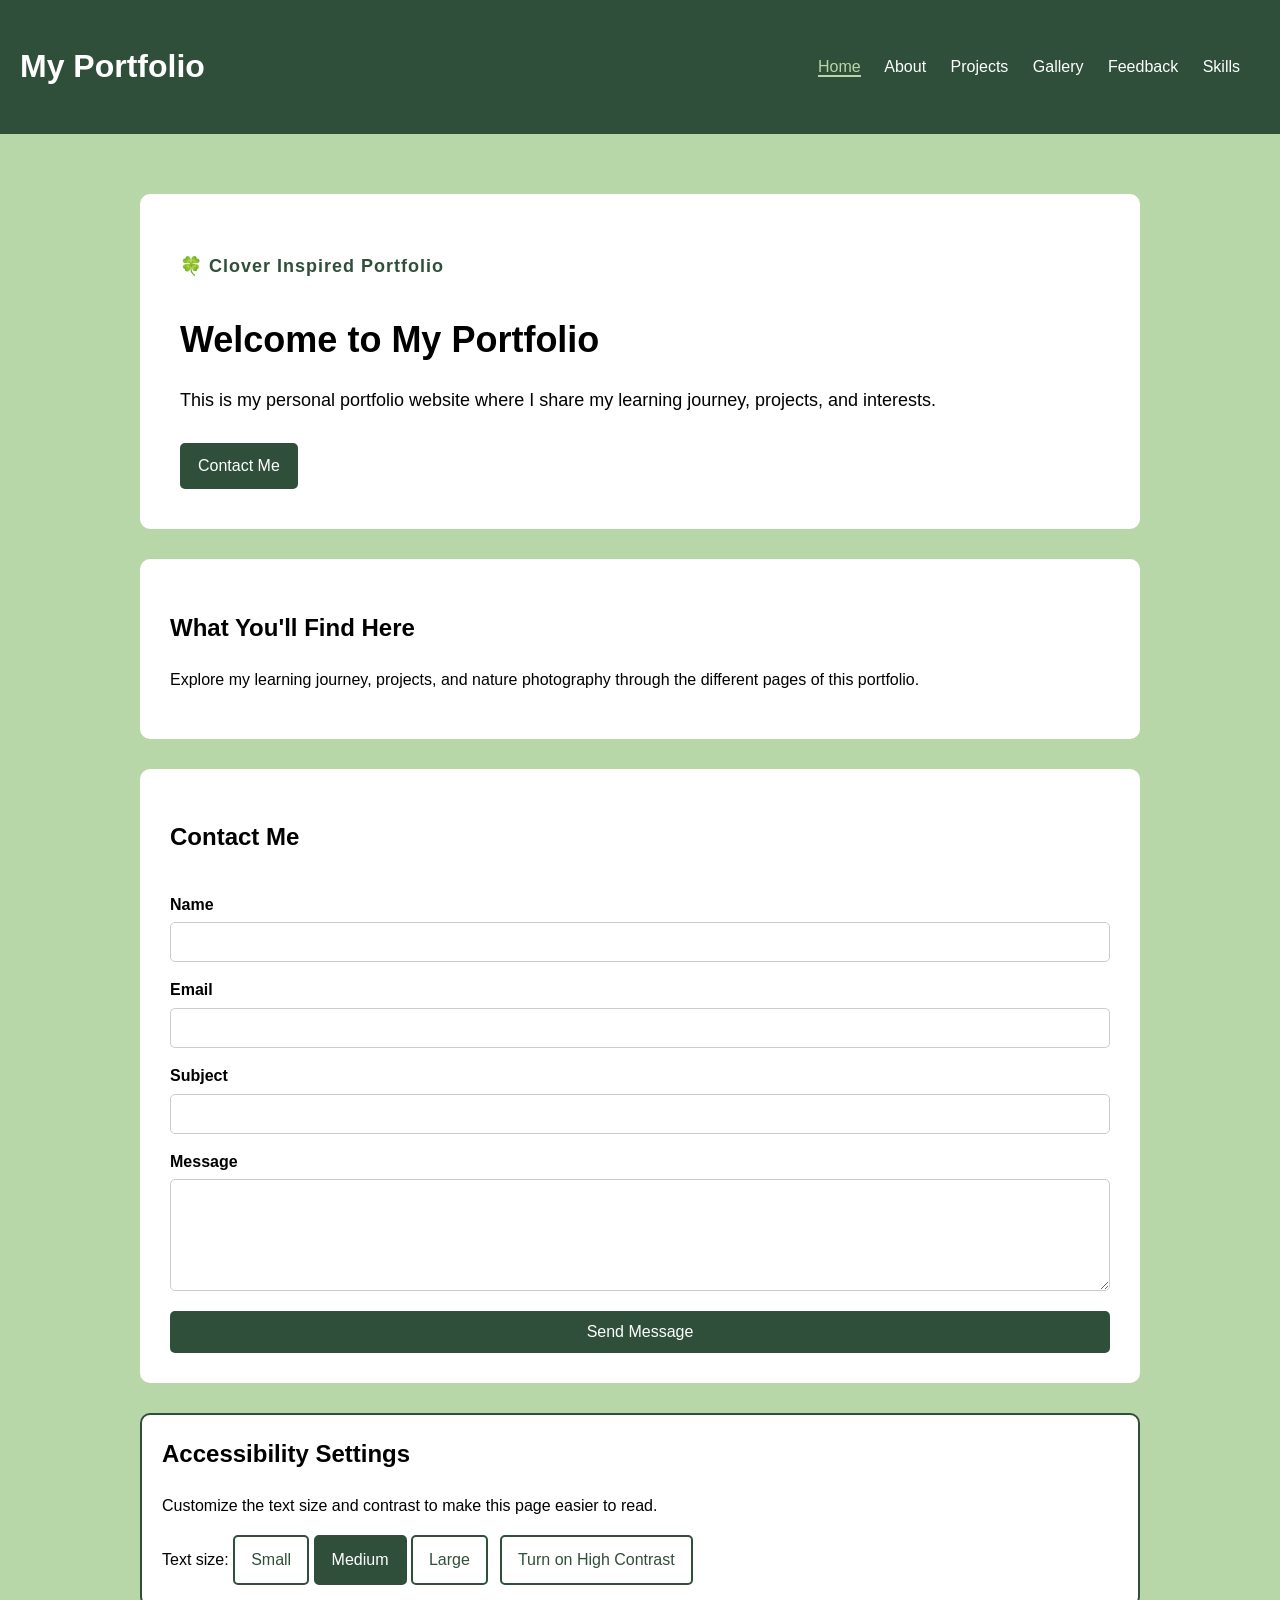
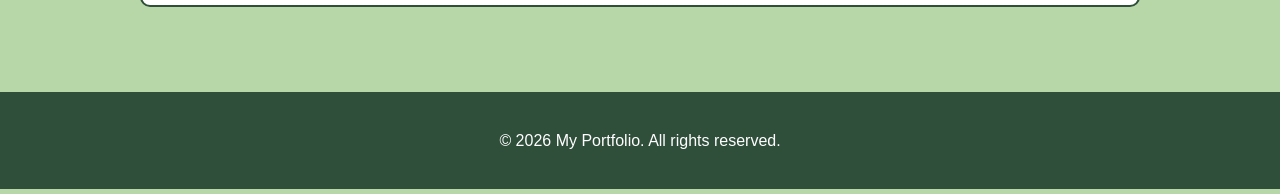
<file: index.html>
<!DOCTYPE html>
<html lang="en">

<head>
    <meta charset="UTF-8">
    <meta name="viewport" content="width=device-width, initial-scale=1.0">

    <meta name="description" content="Explore my personal portfolio, learning journey, web development projects, skills and nature photography.">

    <title>My Portfolio | Home</title>

    <link rel="stylesheet" href="style.css">
    <link rel="stylesheet" href="js/a11y.css">

    <script src="js/a11y.js" defer></script>
</head>

<body>

    <a href="#main-content" class="skip-link">Skip to main content</a>

    <header>
        <h1>My Portfolio</h1>

        <nav aria-label="Main navigation">
            <a href="index.html" class="active" aria-current="page">Home</a>
            <a href="about.html">About</a>
            <a href="projects.html">Projects</a>
            <a href="gallery.html">Gallery</a>
            <a href="feedback.html">Feedback</a>
            <a href="skills.html">Skills</a>
        </nav>
    </header>

    <main id="main-content">

        <section class="hero">
            <p class="seed-mark">🍀 Clover Inspired Portfolio</p>

            <h2>Welcome to My Portfolio</h2>

            <p>
                This is my personal portfolio website where I share
                my learning journey, projects, and interests.
            </p>

            <a href="#contact" class="contact-link">Contact Me</a>
        </section>

        <section class="home-info">
            <h2>What You'll Find Here</h2>

            <p>
                Explore my learning journey, projects, and nature photography
                through the different pages of this portfolio.
            </p>
        </section>

        <section class="contact" id="contact">
            <h2>Contact Me</h2>

            <form>
                <label for="name">Name</label>
                <input
                    type="text"
                    id="name"
                    name="name"
                    autocomplete="name"
                    required>

                <label for="email">Email</label>
                <input
                    type="email"
                    id="email"
                    name="email"
                    autocomplete="email"
                    required>

                <label for="subject">Subject</label>
                <input
                    type="text"
                    id="subject"
                    name="subject"
                    required>

                <label for="message">Message</label>
                <textarea
                    id="message"
                    name="message"
                    rows="5"
                    required></textarea>

                <button type="submit">Send Message</button>
            </form>
        </section>

        <!-- Accessibility Settings -->
        <section id="a11yPanel" aria-labelledby="a11yHeading">

            <h2 id="a11yHeading">Accessibility Settings</h2>

            <p>
                Customize the text size and contrast to make this page easier to read.
            </p>

            <div class="a11y-controls">

                <div role="group" aria-label="Text size">
                    <span>Text size:</span>

                    <button
                        type="button"
                        data-text-size="small"
                        aria-pressed="false">
                        Small
                    </button>

                    <button
                        type="button"
                        data-text-size="medium"
                        aria-pressed="true">
                        Medium
                    </button>

                    <button
                        type="button"
                        data-text-size="large"
                        aria-pressed="false">
                        Large
                    </button>
                </div>

                <button
                    type="button"
                    id="contrastToggle"
                    aria-pressed="false">
                    Turn on High Contrast
                </button>

            </div>

        </section>

    </main>

    <footer>
        <p>&copy; 2026 My Portfolio. All rights reserved.</p>
    </footer>

</body>

</html>
</file>
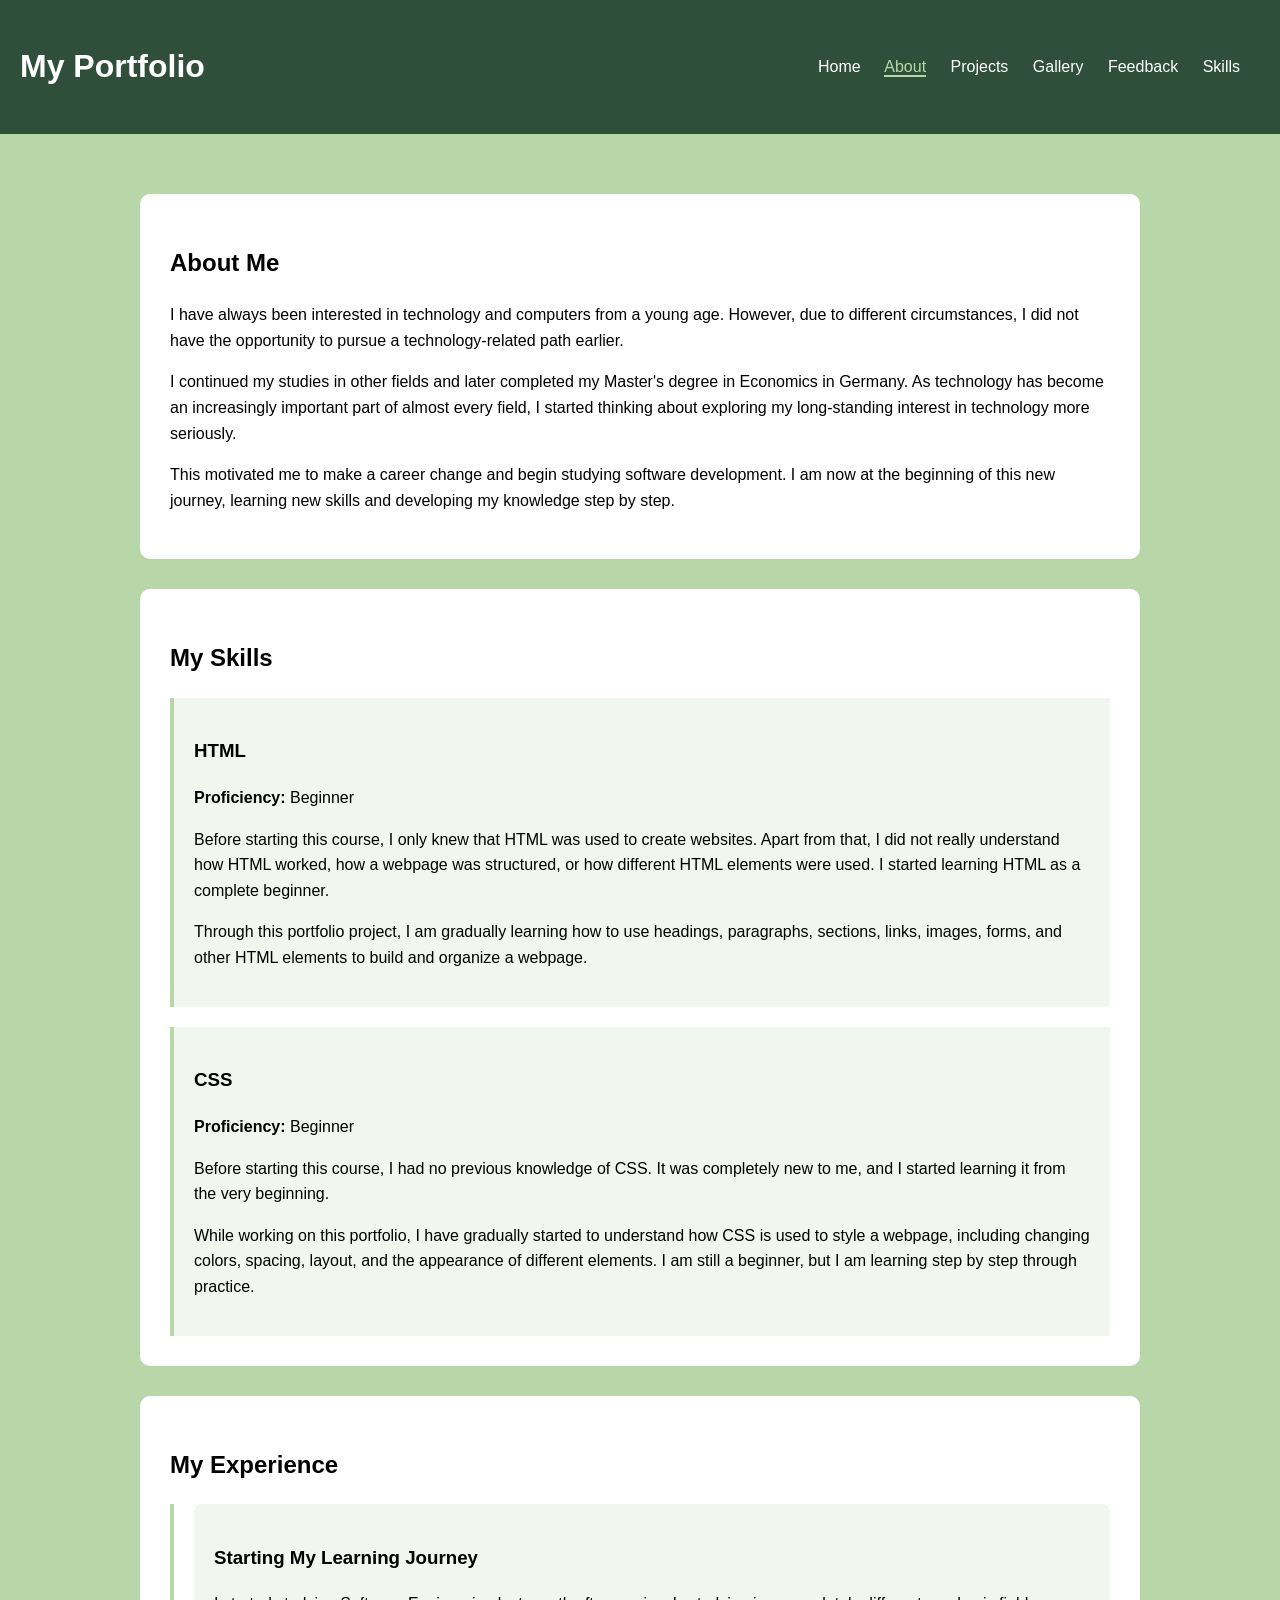
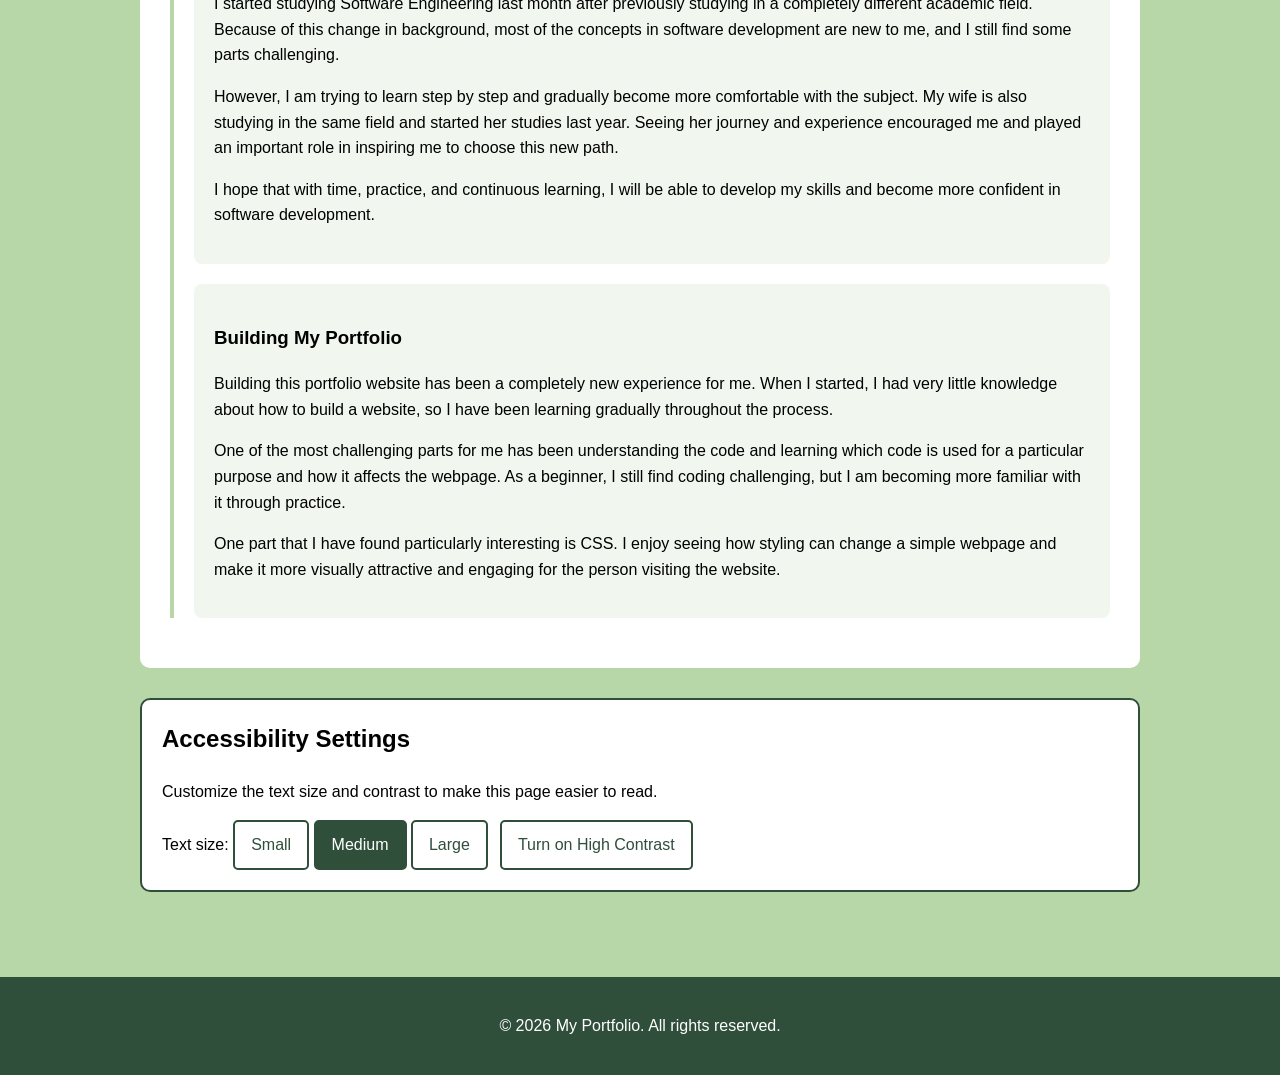
<file: about.html>
<!DOCTYPE html>
<html lang="en">

<head>
    <meta charset="UTF-8">
    <meta name="viewport" content="width=device-width, initial-scale=1.0">

    <meta name="description" content="Learn about my educational background, software development journey, skills and experience through my personal portfolio.">

    <title>My Portfolio | About</title>

    <link rel="stylesheet" href="style.css">
    <link rel="stylesheet" href="js/a11y.css">

    <script src="js/a11y.js" defer></script>
</head>

<body>

    <a href="#main-content" class="skip-link">Skip to main content</a>

    <header>
        <h1>My Portfolio</h1>

        <nav aria-label="Main navigation">
            <a href="index.html">Home</a>
            <a href="about.html" class="active" aria-current="page">About</a>
            <a href="projects.html">Projects</a>
            <a href="gallery.html">Gallery</a>
            <a href="feedback.html">Feedback</a>
            <a href="skills.html">Skills</a>
        </nav>
    </header>

    <main id="main-content">

        <section aria-labelledby="aboutHeading">
            <h2 id="aboutHeading">About Me</h2>

            <p>
                I have always been interested in technology and computers from a young age.
                However, due to different circumstances, I did not have the opportunity to
                pursue a technology-related path earlier.
            </p>

            <p>
                I continued my studies in other fields and later completed my Master's degree
                in Economics in Germany. As technology has become an increasingly important
                part of almost every field, I started thinking about exploring my long-standing
                interest in technology more seriously.
            </p>

            <p>
                This motivated me to make a career change and begin studying software
                development. I am now at the beginning of this new journey, learning new
                skills and developing my knowledge step by step.
            </p>
        </section>

        <section aria-labelledby="mySkillsHeading">
            <h2 id="mySkillsHeading">My Skills</h2>

            <div class="skill">
                <h3>HTML</h3>
                <p><strong>Proficiency:</strong> Beginner</p>

                <p>
                    Before starting this course, I only knew that HTML was used to create
                    websites. Apart from that, I did not really understand how HTML worked,
                    how a webpage was structured, or how different HTML elements were used.
                    I started learning HTML as a complete beginner.
                </p>

                <p>
                    Through this portfolio project, I am gradually learning how to use
                    headings, paragraphs, sections, links, images, forms, and other HTML
                    elements to build and organize a webpage.
                </p>
            </div>

            <div class="skill">
                <h3>CSS</h3>
                <p><strong>Proficiency:</strong> Beginner</p>

                <p>
                    Before starting this course, I had no previous knowledge of CSS.
                    It was completely new to me, and I started learning it from the very
                    beginning.
                </p>

                <p>
                    While working on this portfolio, I have gradually started to understand
                    how CSS is used to style a webpage, including changing colors, spacing,
                    layout, and the appearance of different elements. I am still a beginner,
                    but I am learning step by step through practice.
                </p>
            </div>
        </section>

        <section aria-labelledby="experienceHeading">
            <h2 id="experienceHeading">My Experience</h2>

            <div class="timeline">

                <div class="timeline-item">
                    <h3>Starting My Learning Journey</h3>

                    <p>
                        I started studying Software Engineering last month after previously
                        studying in a completely different academic field. Because of this
                        change in background, most of the concepts in software development
                        are new to me, and I still find some parts challenging.
                    </p>

                    <p>
                        However, I am trying to learn step by step and gradually become more
                        comfortable with the subject. My wife is also studying in the same
                        field and started her studies last year. Seeing her journey and
                        experience encouraged me and played an important role in inspiring
                        me to choose this new path.
                    </p>

                    <p>
                        I hope that with time, practice, and continuous learning, I will be
                        able to develop my skills and become more confident in software
                        development.
                    </p>
                </div>

                <div class="timeline-item">
                    <h3>Building My Portfolio</h3>

                    <p>
                        Building this portfolio website has been a completely new experience
                        for me. When I started, I had very little knowledge about how to build
                        a website, so I have been learning gradually throughout the process.
                    </p>

                    <p>
                        One of the most challenging parts for me has been understanding the
                        code and learning which code is used for a particular purpose and how
                        it affects the webpage. As a beginner, I still find coding challenging,
                        but I am becoming more familiar with it through practice.
                    </p>

                    <p>
                        One part that I have found particularly interesting is CSS. I enjoy
                        seeing how styling can change a simple webpage and make it more
                        visually attractive and engaging for the person visiting the website.
                    </p>
                </div>

            </div>
        </section>

        <!-- Accessibility Settings -->
        <section id="a11yPanel" aria-labelledby="a11yHeading">

            <h2 id="a11yHeading">Accessibility Settings</h2>

            <p>
                Customize the text size and contrast to make this page easier to read.
            </p>

            <div class="a11y-controls">

                <div role="group" aria-label="Text size">
                    <span>Text size:</span>

                    <button
                        type="button"
                        data-text-size="small"
                        aria-pressed="false">
                        Small
                    </button>

                    <button
                        type="button"
                        data-text-size="medium"
                        aria-pressed="true">
                        Medium
                    </button>

                    <button
                        type="button"
                        data-text-size="large"
                        aria-pressed="false">
                        Large
                    </button>
                </div>

                <button
                    type="button"
                    id="contrastToggle"
                    aria-pressed="false">
                    Turn on High Contrast
                </button>

            </div>
        </section>

    </main>

    <footer>
        <p>&copy; 2026 My Portfolio. All rights reserved.</p>
    </footer>

</body>

</html>
</file>
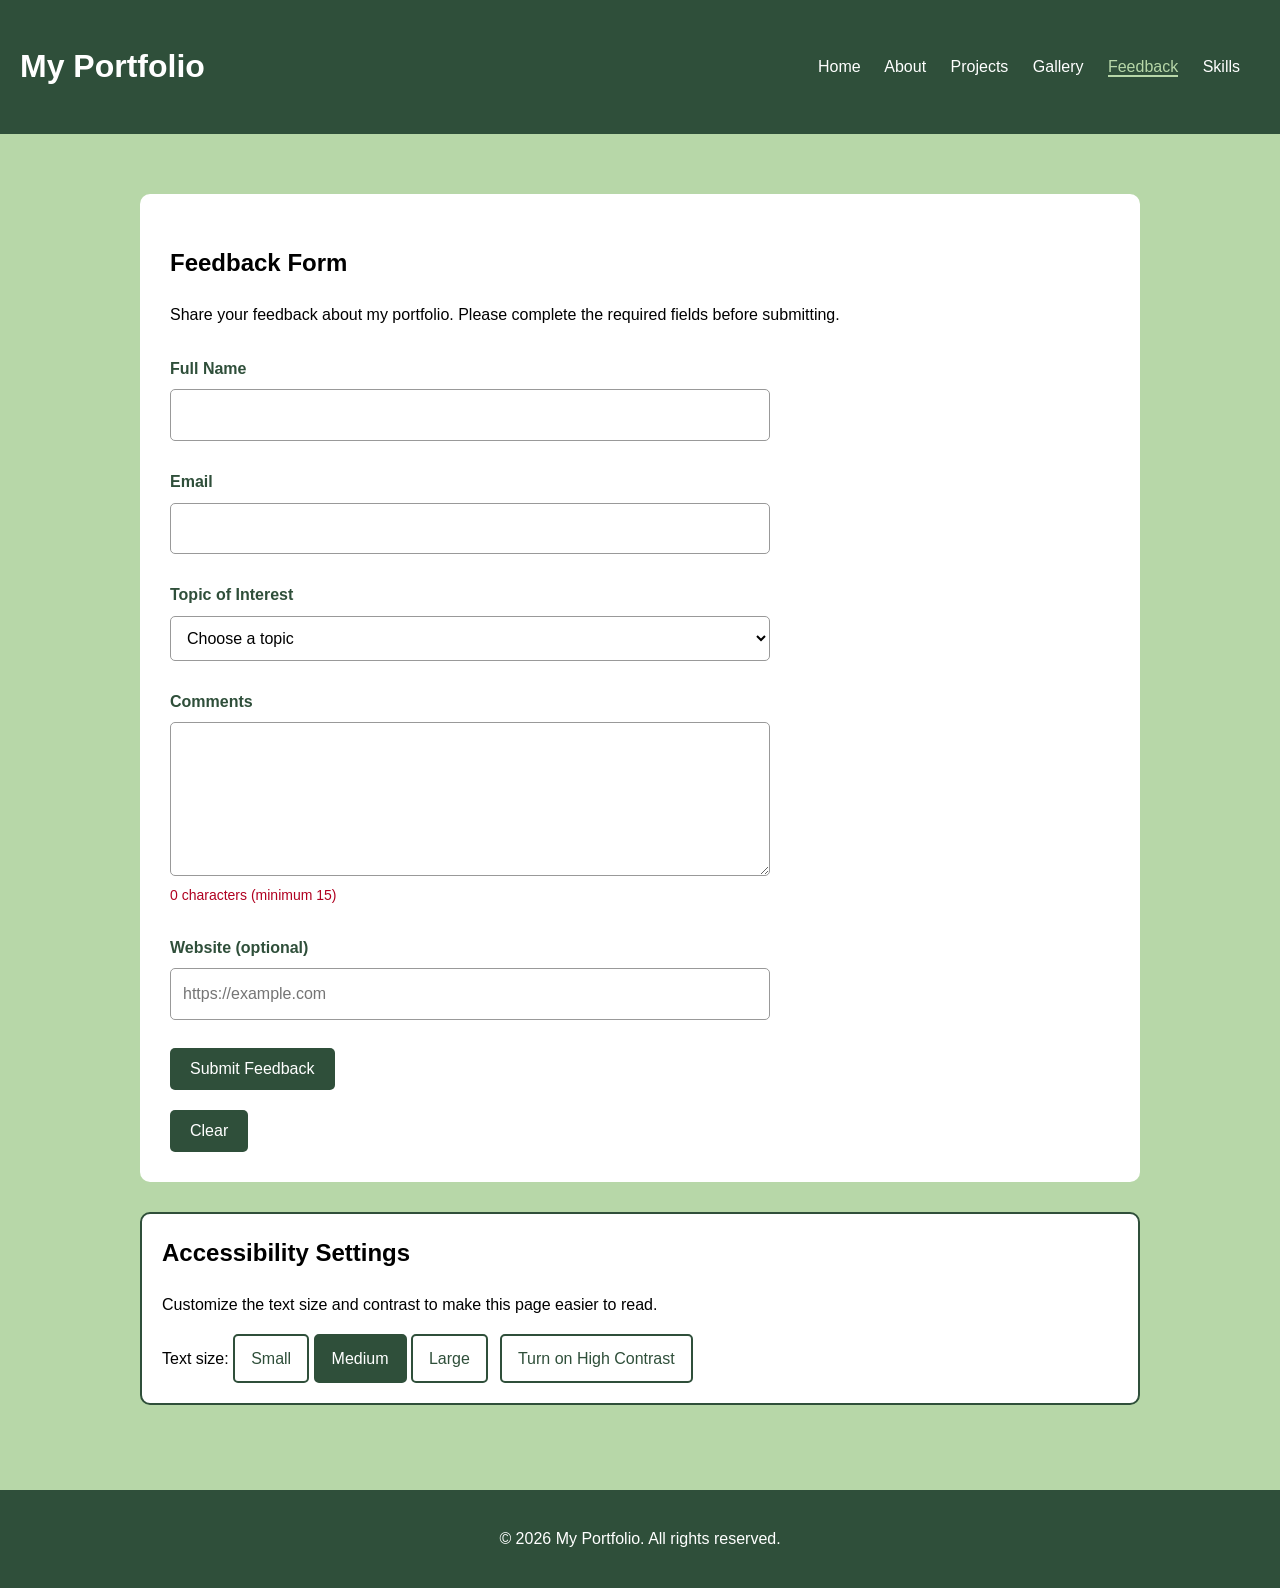
<file: feedback.html>
<!DOCTYPE html>
<html lang="en">

<head>
    <meta charset="UTF-8">
    <meta name="viewport" content="width=device-width, initial-scale=1.0">

    <meta name="description" content="Share your feedback about my personal portfolio, web development projects and learning journey.">

    <title>Feedback Form | My Portfolio</title>

    <link rel="stylesheet" href="style.css">
    <link rel="stylesheet" href="feedback.css">
    <link rel="stylesheet" href="js/a11y.css">

    <script src="js/feedback.js" defer></script>
    <script src="js/a11y.js" defer></script>
</head>

<body>

    <a href="#main-content" class="skip-link">Skip to main content</a>

    <header>
        <h1>My Portfolio</h1>

        <nav aria-label="Main navigation">
            <a href="index.html">Home</a>
            <a href="about.html">About</a>
            <a href="projects.html">Projects</a>
            <a href="gallery.html">Gallery</a>
            <a href="feedback.html" class="active" aria-current="page">Feedback</a>
            <a href="skills.html">Skills</a>
        </nav>
    </header>

    <main id="main-content">

        <section aria-labelledby="feedbackHeading">

            <h2 id="feedbackHeading">Feedback Form</h2>

            <p id="feedbackDescription">
                Share your feedback about my portfolio.
                Please complete the required fields before submitting.
            </p>

            <form
                id="feedbackForm"
                novalidate
                aria-labelledby="feedbackHeading"
                aria-describedby="feedbackDescription">

                <label for="fullName">Full Name</label>
                <input
                    type="text"
                    id="fullName"
                    name="fullName"
                    autocomplete="name"
                    required
                    aria-describedby="fullNameError"
                >
                <span id="fullNameError" class="error" aria-live="polite"></span>

                <label for="email">Email</label>
                <input
                    type="email"
                    id="email"
                    name="email"
                    autocomplete="email"
                    required
                    aria-describedby="emailError"
                >
                <span id="emailError" class="error" aria-live="polite"></span>

                <label for="topic">Topic of Interest</label>
                <select
                    id="topic"
                    name="topic"
                    required
                    aria-describedby="topicError"
                >
                    <option value="">Choose a topic</option>
                    <option value="web-development">Web Development</option>
                    <option value="html-css">HTML and CSS</option>
                    <option value="javascript">JavaScript</option>
                </select>
                <span id="topicError" class="error" aria-live="polite"></span>

                <label for="comments">Comments</label>
                <textarea
                    id="comments"
                    name="comments"
                    rows="5"
                    required
                    minlength="15"
                    aria-describedby="commentsError commentsCounter"
                ></textarea>

                <p id="commentsCounter" aria-live="polite">
                    0 characters (minimum 15)
                </p>

                <span id="commentsError" class="error" aria-live="polite"></span>

                <label for="website">Website (optional)</label>
                <input
                    type="url"
                    id="website"
                    name="website"
                    autocomplete="url"
                    placeholder="https://example.com"
                    aria-describedby="websiteError"
                >
                <span id="websiteError" class="error" aria-live="polite"></span>

                <button type="submit">Submit Feedback</button>
                <button type="reset">Clear</button>

                <p id="formStatus" role="status" aria-live="polite"></p>

            </form>
        </section>

        <!-- Accessibility Settings -->
        <section id="a11yPanel" aria-labelledby="a11yHeading">

            <h2 id="a11yHeading">Accessibility Settings</h2>

            <p>
                Customize the text size and contrast to make this page easier to read.
            </p>

            <div class="a11y-controls">

                <div role="group" aria-label="Text size">
                    <span>Text size:</span>

                    <button type="button" data-text-size="small" aria-pressed="false">
                        Small
                    </button>

                    <button type="button" data-text-size="medium" aria-pressed="true">
                        Medium
                    </button>

                    <button type="button" data-text-size="large" aria-pressed="false">
                        Large
                    </button>
                </div>

                <button type="button" id="contrastToggle" aria-pressed="false">
                    Turn on High Contrast
                </button>

            </div>
        </section>

    </main>

    <footer>
        <p>&copy; 2026 My Portfolio. All rights reserved.</p>
    </footer>

</body>
</html>
</file>
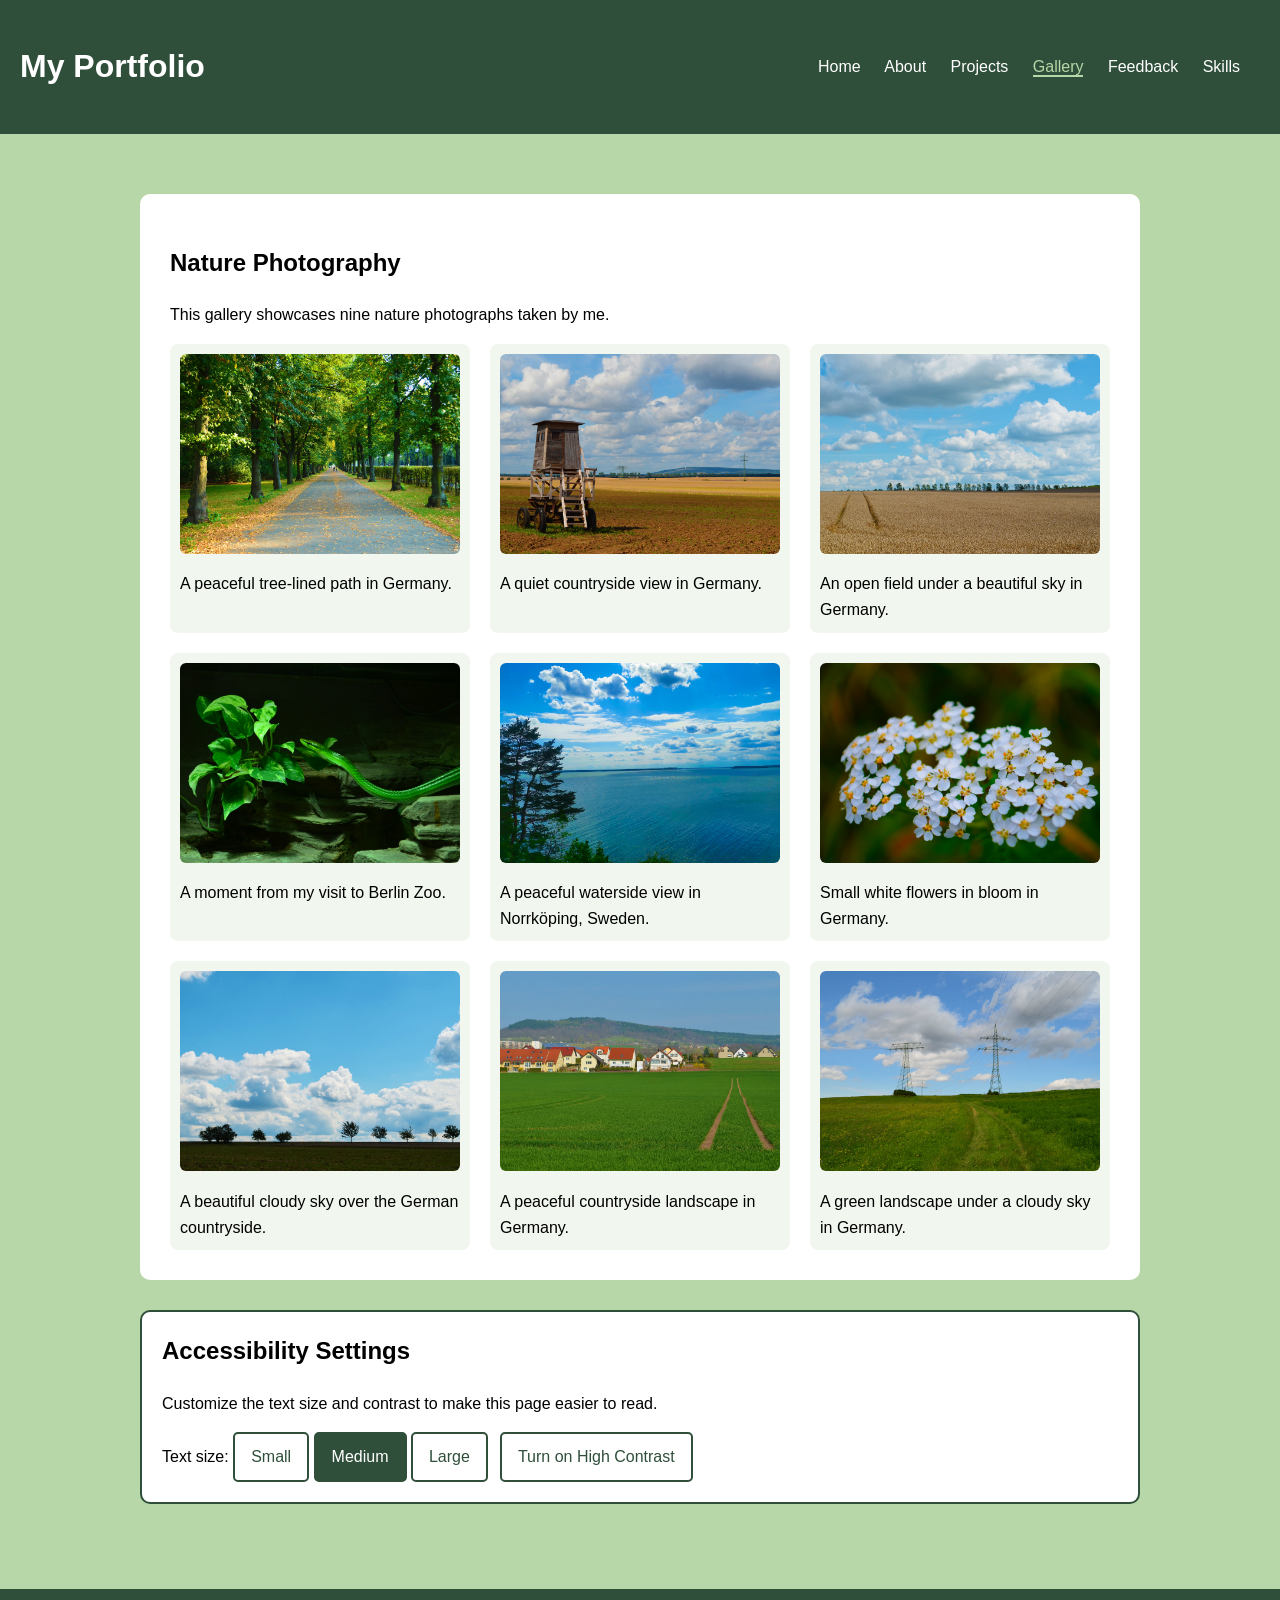
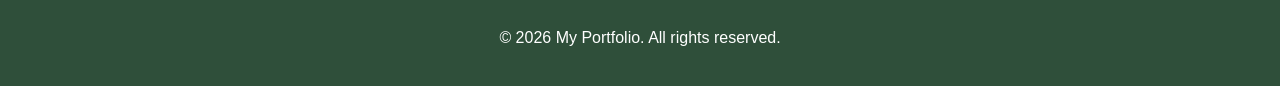
<file: gallery.html>
<!DOCTYPE html>
<html lang="en">

<head>
    <meta charset="UTF-8">
    <meta name="viewport" content="width=device-width, initial-scale=1.0">

    <meta name="description" content="Explore my personal nature photography gallery featuring nine photographs from Germany and Sweden.">

    <title>My Portfolio | Gallery</title>

    <link rel="stylesheet" href="style.css">
    <link rel="stylesheet" href="js/a11y.css">

    <script src="js/a11y.js" defer></script>
</head>

<body>

    <a href="#main-content" class="skip-link">Skip to main content</a>

    <header>
        <h1>My Portfolio</h1>

        <nav aria-label="Main navigation">
            <a href="index.html">Home</a>
            <a href="about.html">About</a>
            <a href="projects.html">Projects</a>
            <a href="gallery.html" class="active" aria-current="page">Gallery</a>
            <a href="feedback.html">Feedback</a>
            <a href="skills.html">Skills</a>
        </nav>
    </header>

    <main id="main-content">

        <section aria-labelledby="galleryHeading">
            <h2 id="galleryHeading">Nature Photography</h2>

            <p>
                This gallery showcases nine nature photographs taken by me.
            </p>

            <div class="gallery" role="list" aria-label="Nature photography collection">

                <figure role="listitem">
                    <img
                        src="images/nature-1.jpg"
                        alt="A road surrounded by rows of green trees in Germany."
                        loading="lazy"
                        decoding="async">
                    <figcaption>
                        A peaceful tree-lined path in Germany.
                    </figcaption>
                </figure>

                <figure role="listitem">
                    <img
                        src="images/nature-2.jpg"
                        alt="A wooden observation stand in an open field under a cloudy sky in Germany."
                        loading="lazy"
                        decoding="async">
                    <figcaption>
                        A quiet countryside view in Germany.
                    </figcaption>
                </figure>

                <figure role="listitem">
                    <img
                        src="images/nature-3.jpg"
                        alt="A wide field beneath large white and grey clouds in Germany."
                        loading="lazy"
                        decoding="async">
                    <figcaption>
                        An open field under a beautiful sky in Germany.
                    </figcaption>
                </figure>

                <figure role="listitem">
                    <img
                        src="images/nature-4.jpg"
                        alt="A green lizard resting among plants and rocks at Berlin Zoo in Germany."
                        loading="lazy"
                        decoding="async">
                    <figcaption>
                        A moment from my visit to Berlin Zoo.
                    </figcaption>
                </figure>

                <figure role="listitem">
                    <img
                        src="images/nature-5.jpg"
                        alt="A wide view of water, trees and a cloudy blue sky in Norrköping, Sweden."
                        loading="lazy"
                        decoding="async">
                    <figcaption>
                        A peaceful waterside view in Norrköping, Sweden.
                    </figcaption>
                </figure>

                <figure role="listitem">
                    <img
                        src="images/nature-6.jpg"
                        alt="A close-up of small white flowers with yellow centres in Germany."
                        loading="lazy"
                        decoding="async">
                    <figcaption>
                        Small white flowers in bloom in Germany.
                    </figcaption>
                </figure>

                <figure role="listitem">
                    <img
                        src="images/nature-7.jpg"
                        alt="A row of trees beneath large white clouds and a blue sky in Germany."
                        loading="lazy"
                        decoding="async">
                    <figcaption>
                        A beautiful cloudy sky over the German countryside.
                    </figcaption>
                </figure>

                <figure role="listitem">
                    <img
                        src="images/nature-8.jpg"
                        alt="Green fields leading towards houses and hills in Germany."
                        loading="lazy"
                        decoding="async">
                    <figcaption>
                        A peaceful countryside landscape in Germany.
                    </figcaption>
                </figure>

                <figure role="listitem">
                    <img
                        src="images/nature-9.jpg"
                        alt="Electricity pylons standing in a green field beneath a cloudy sky in Germany."
                        loading="lazy"
                        decoding="async">
                    <figcaption>
                        A green landscape under a cloudy sky in Germany.
                    </figcaption>
                </figure>

            </div>
        </section>

        <!-- Accessibility Settings -->
        <section id="a11yPanel" aria-labelledby="a11yHeading">

            <h2 id="a11yHeading">Accessibility Settings</h2>

            <p>
                Customize the text size and contrast to make this page easier to read.
            </p>

            <div class="a11y-controls">

                <div role="group" aria-label="Text size">
                    <span>Text size:</span>

                    <button
                        type="button"
                        data-text-size="small"
                        aria-pressed="false">
                        Small
                    </button>

                    <button
                        type="button"
                        data-text-size="medium"
                        aria-pressed="true">
                        Medium
                    </button>

                    <button
                        type="button"
                        data-text-size="large"
                        aria-pressed="false">
                        Large
                    </button>
                </div>

                <button
                    type="button"
                    id="contrastToggle"
                    aria-pressed="false">
                    Turn on High Contrast
                </button>

            </div>
        </section>

    </main>

    <footer>
        <p>&copy; 2026 My Portfolio. All rights reserved.</p>
    </footer>

</body>

</html>
</file>
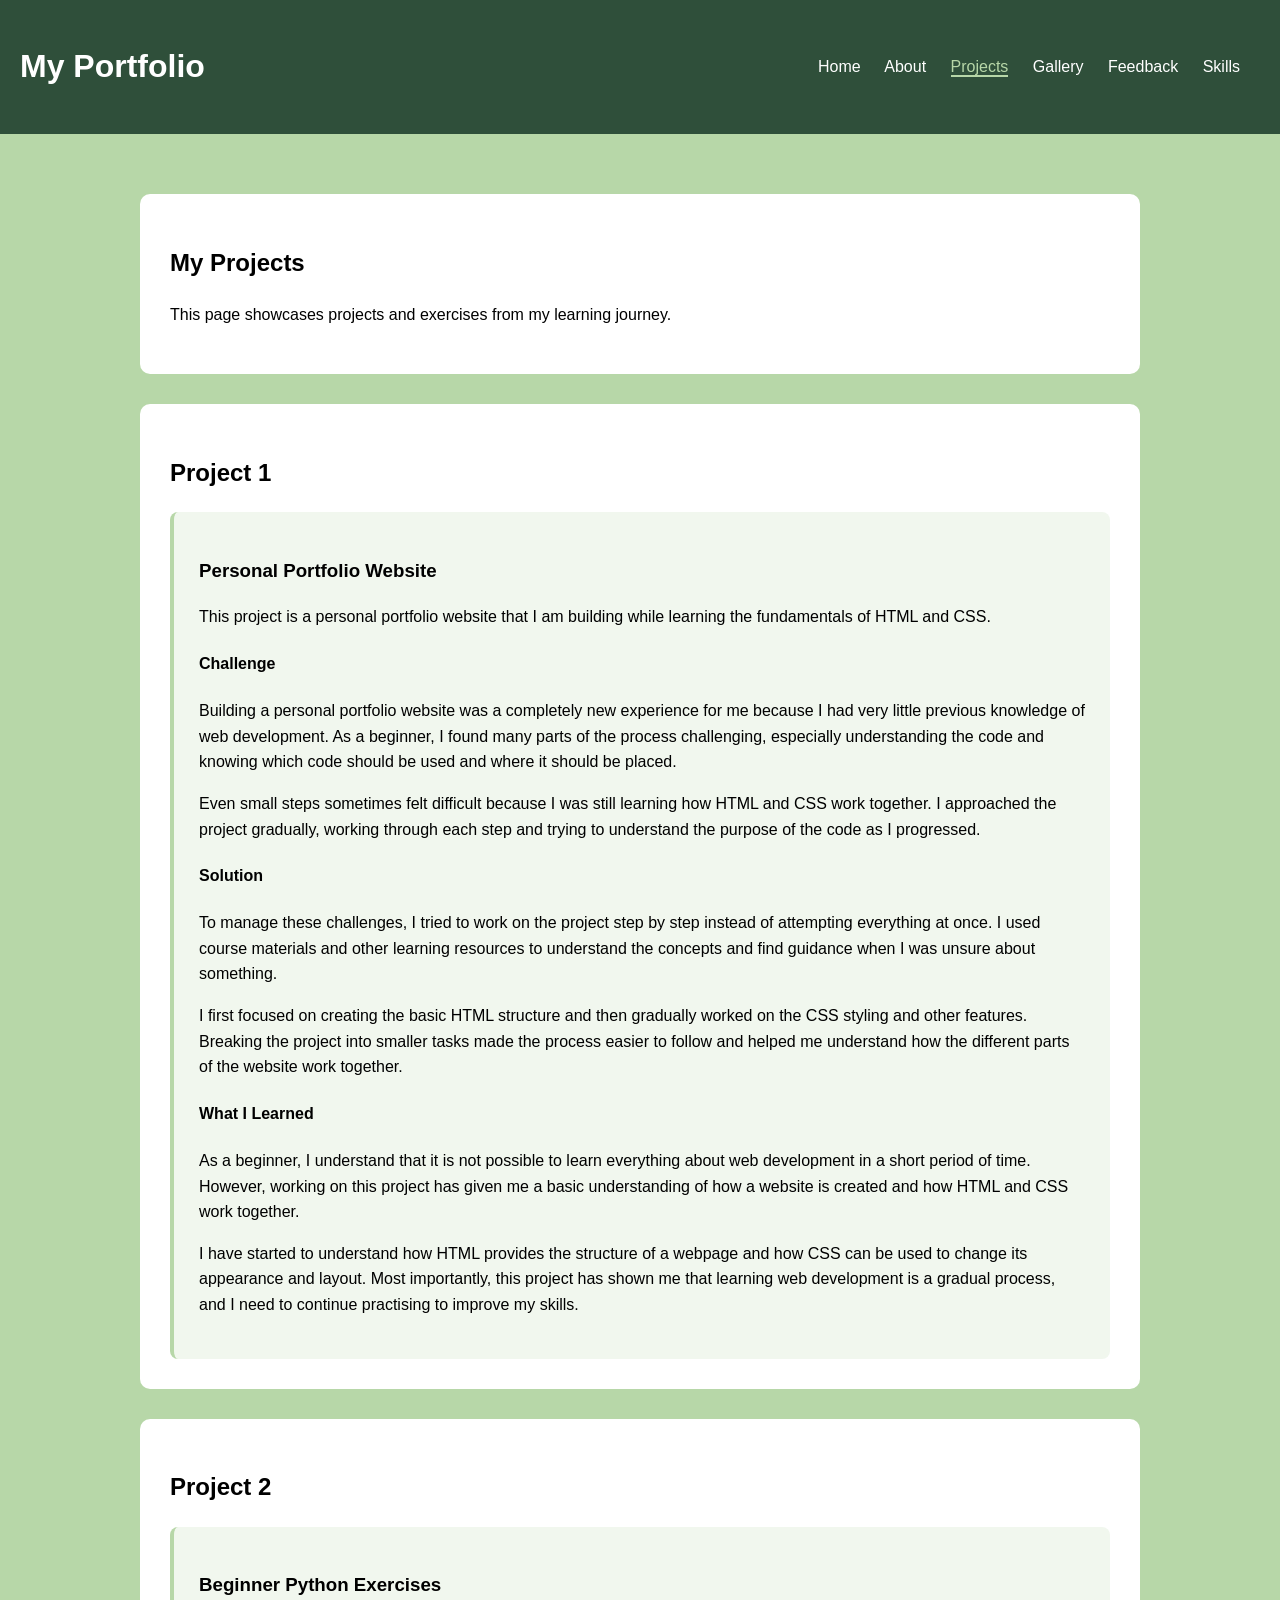
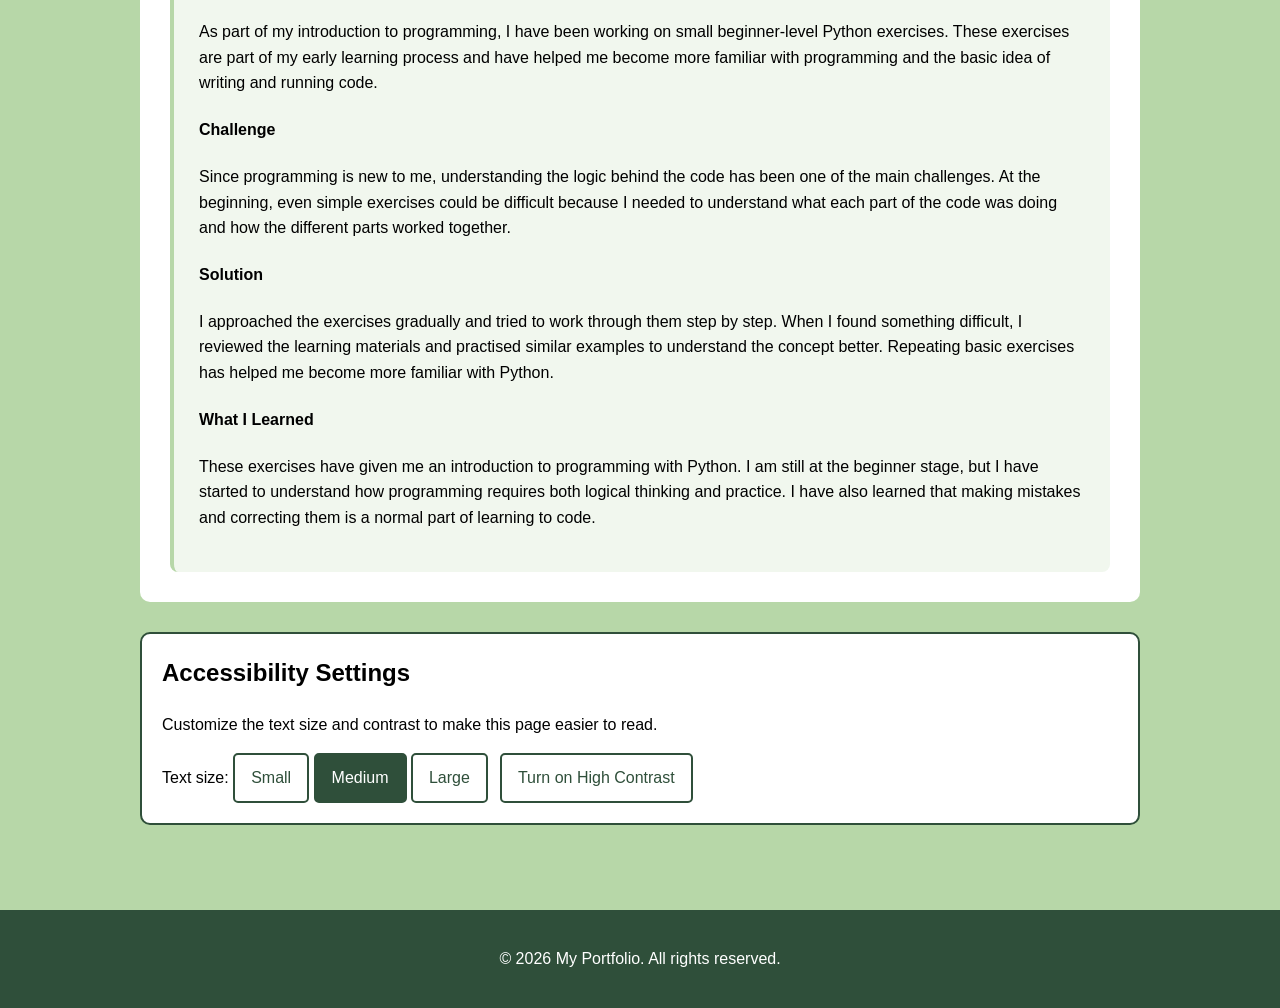
<file: projects.html>
<!DOCTYPE html>
<html lang="en">

<head>
    <meta charset="UTF-8">
    <meta name="viewport" content="width=device-width, initial-scale=1.0">

    <meta name="description" content="Explore my personal portfolio projects, including my beginner web development work and Python programming exercises.">

    <title>My Portfolio | Projects</title>

    <link rel="stylesheet" href="style.css">
    <link rel="stylesheet" href="js/a11y.css">

    <script src="js/a11y.js" defer></script>
</head>

<body>

    <a href="#main-content" class="skip-link">Skip to main content</a>

    <header>
        <h1>My Portfolio</h1>

        <nav aria-label="Main navigation">
            <a href="index.html">Home</a>
            <a href="about.html">About</a>
            <a href="projects.html" class="active" aria-current="page">Projects</a>
            <a href="gallery.html">Gallery</a>
            <a href="feedback.html">Feedback</a>
            <a href="skills.html">Skills</a>
        </nav>
    </header>

    <main id="main-content">

        <section aria-labelledby="projectsHeading">
            <h2 id="projectsHeading">My Projects</h2>
            <p>
                This page showcases projects and exercises from my learning journey.
            </p>
        </section>

        <section aria-labelledby="projectOneHeading">
            <h2 id="projectOneHeading">Project 1</h2>

            <div class="project-card">
                <h3>Personal Portfolio Website</h3>

                <p>
                    This project is a personal portfolio website that I am building
                    while learning the fundamentals of HTML and CSS.
                </p>

                <h4>Challenge</h4>

                <p>
                    Building a personal portfolio website was a completely new experience
                    for me because I had very little previous knowledge of web development.
                    As a beginner, I found many parts of the process challenging, especially
                    understanding the code and knowing which code should be used and where
                    it should be placed.
                </p>

                <p>
                    Even small steps sometimes felt difficult because I was still learning
                    how HTML and CSS work together. I approached the project gradually,
                    working through each step and trying to understand the purpose of the
                    code as I progressed.
                </p>

                <h4>Solution</h4>

                <p>
                    To manage these challenges, I tried to work on the project step by step
                    instead of attempting everything at once. I used course materials and
                    other learning resources to understand the concepts and find guidance
                    when I was unsure about something.
                </p>

                <p>
                    I first focused on creating the basic HTML structure and then gradually
                    worked on the CSS styling and other features. Breaking the project into
                    smaller tasks made the process easier to follow and helped me understand
                    how the different parts of the website work together.
                </p>

                <h4>What I Learned</h4>

                <p>
                    As a beginner, I understand that it is not possible to learn everything
                    about web development in a short period of time. However, working on this
                    project has given me a basic understanding of how a website is created
                    and how HTML and CSS work together.
                </p>

                <p>
                    I have started to understand how HTML provides the structure of a webpage
                    and how CSS can be used to change its appearance and layout. Most
                    importantly, this project has shown me that learning web development is
                    a gradual process, and I need to continue practising to improve my skills.
                </p>
            </div>
        </section>

        <section aria-labelledby="projectTwoHeading">
            <h2 id="projectTwoHeading">Project 2</h2>

            <div class="project-card">
                <h3>Beginner Python Exercises</h3>

                <p>
                    As part of my introduction to programming, I have been working on
                    small beginner-level Python exercises. These exercises are part of
                    my early learning process and have helped me become more familiar
                    with programming and the basic idea of writing and running code.
                </p>

                <h4>Challenge</h4>

                <p>
                    Since programming is new to me, understanding the logic behind the
                    code has been one of the main challenges. At the beginning, even
                    simple exercises could be difficult because I needed to understand
                    what each part of the code was doing and how the different parts
                    worked together.
                </p>

                <h4>Solution</h4>

                <p>
                    I approached the exercises gradually and tried to work through them
                    step by step. When I found something difficult, I reviewed the
                    learning materials and practised similar examples to understand the
                    concept better. Repeating basic exercises has helped me become more
                    familiar with Python.
                </p>

                <h4>What I Learned</h4>

                <p>
                    These exercises have given me an introduction to programming with
                    Python. I am still at the beginner stage, but I have started to
                    understand how programming requires both logical thinking and
                    practice. I have also learned that making mistakes and correcting
                    them is a normal part of learning to code.
                </p>
            </div>
        </section>

        <!-- Accessibility Settings -->
        <section id="a11yPanel" aria-labelledby="a11yHeading">

            <h2 id="a11yHeading">Accessibility Settings</h2>

            <p>
                Customize the text size and contrast to make this page easier to read.
            </p>

            <div class="a11y-controls">

                <div role="group" aria-label="Text size">
                    <span>Text size:</span>

                    <button
                        type="button"
                        data-text-size="small"
                        aria-pressed="false">
                        Small
                    </button>

                    <button
                        type="button"
                        data-text-size="medium"
                        aria-pressed="true">
                        Medium
                    </button>

                    <button
                        type="button"
                        data-text-size="large"
                        aria-pressed="false">
                        Large
                    </button>
                </div>

                <button
                    type="button"
                    id="contrastToggle"
                    aria-pressed="false">
                    Turn on High Contrast
                </button>

            </div>
        </section>

    </main>

    <footer>
        <p>&copy; 2026 My Portfolio. All rights reserved.</p>
    </footer>

</body>

</html>
</file>
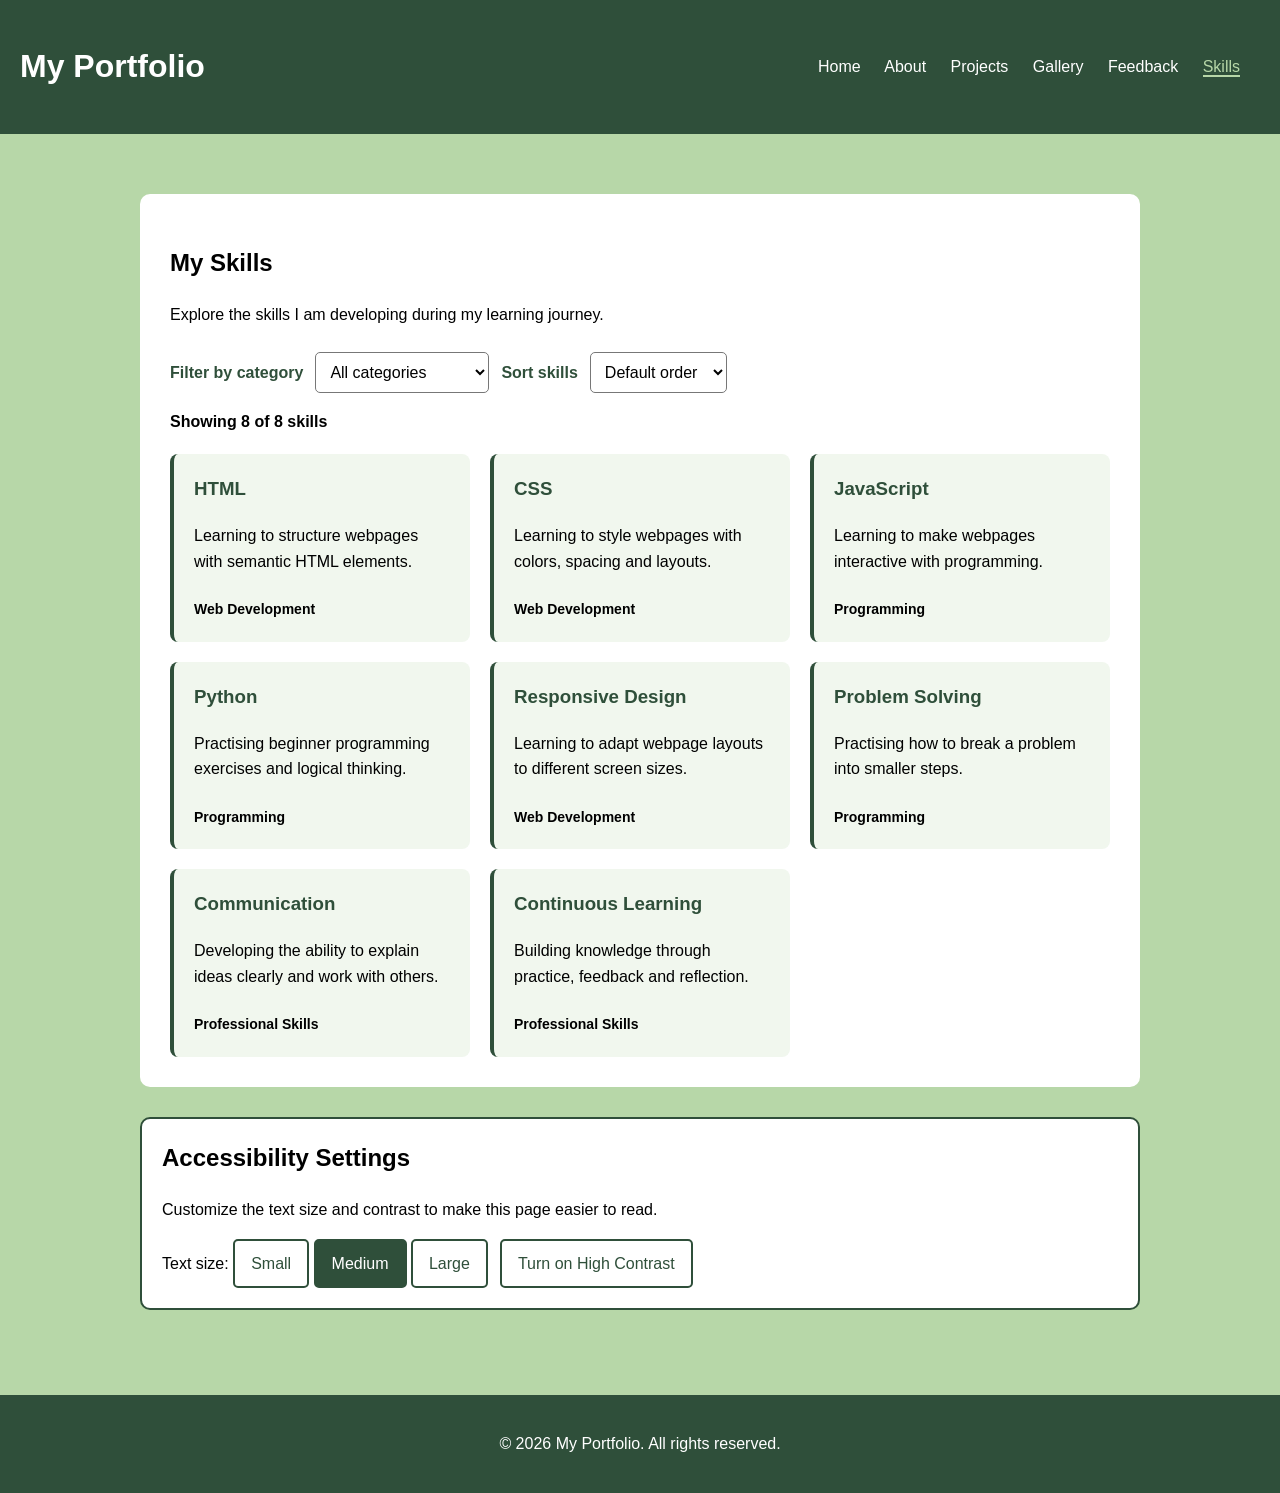
<file: skills.html>
<!DOCTYPE html>
<html lang="en">

<head>
    <meta charset="UTF-8">
    <meta name="viewport" content="width=device-width, initial-scale=1.0">

    <title>Skills Showcase | My Portfolio</title>

    <link rel="stylesheet" href="style.css">
    <link rel="stylesheet" href="skills.css">
    <link rel="stylesheet" href="js/a11y.css">

    <script src="js/skills.js" defer></script>
    <script src="js/a11y.js" defer></script>
</head>

<body>

    <header>
        <h1>My Portfolio</h1>

        <nav aria-label="Main navigation">
            <a href="index.html">Home</a>
            <a href="about.html">About</a>
            <a href="projects.html">Projects</a>
            <a href="gallery.html">Gallery</a>
            <a href="feedback.html">Feedback</a>
            <a href="skills.html" class="active" aria-current="page">Skills</a>
        </nav>
    </header>

    <main>

        <section aria-labelledby="skillsHeading">
            <h2 id="skillsHeading">My Skills</h2>

            <p>
                Explore the skills I am developing during my learning journey.
            </p>

            <div class="skills-controls" role="group" aria-label="Skill filtering and sorting controls">

                <label for="categoryFilter">
                    Filter by category
                </label>

                <select id="categoryFilter">
                    <option value="all">All categories</option>
                    <option value="web">Web Development</option>
                    <option value="programming">Programming</option>
                    <option value="professional">Professional Skills</option>
                </select>

                <label for="skillSort">
                    Sort skills
                </label>

                <select id="skillSort">
                    <option value="default">Default order</option>
                    <option value="az">Name: A to Z</option>
                    <option value="za">Name: Z to A</option>
                </select>

            </div>

            <p id="skillCount" aria-live="polite" aria-atomic="true">
                Showing 8 of 8 skills
            </p>

            <!-- JavaScript will create the skill cards here -->

            <div
                id="skillsContainer"
                class="skills-grid"
                aria-live="polite"
                aria-atomic="false"
                aria-relevant="additions removals">
            </div>

            <p id="noSkillsMessage" hidden>
                No skills found in this category.
            </p>

        </section>

        <section id="a11yPanel" aria-labelledby="a11yHeading">

            <h2 id="a11yHeading">
                Accessibility Settings
            </h2>

            <p>
                Customize the text size and contrast to make this page easier to read.
            </p>

            <div class="a11y-controls">

                <div role="group" aria-label="Text size">

                    <span>Text size:</span>

                    <button
                        type="button"
                        data-text-size="small"
                        aria-pressed="false">
                        Small
                    </button>

                    <button
                        type="button"
                        data-text-size="medium"
                        aria-pressed="true">
                        Medium
                    </button>

                    <button
                        type="button"
                        data-text-size="large"
                        aria-pressed="false">
                        Large
                    </button>

                </div>

                <button
                    type="button"
                    id="contrastToggle"
                    aria-pressed="false">
                    Turn on High Contrast
                </button>

            </div>

        </section>

    </main>

    <footer>
        <p>&copy; 2026 My Portfolio. All rights reserved.</p>
    </footer>

</body>

</html>
</file>
<file: style.css>
:root {
    --primary-color: #b7d7a8;
    --dark-color: #2f4f3a;
    --light-color: white;
    --card-color: #f1f7ee;
}

html {
    scroll-behavior: smooth;
}

body {
    margin: 0;
    background-color: var(--primary-color);
    font-family: Arial, sans-serif;
    line-height: 1.6;
}

header {
    background-color: var(--dark-color);
    color: var(--light-color);
    padding: 20px;
    display: flex;
    justify-content: space-between;
    align-items: center;
}

nav a {
    color: var(--light-color);
    text-decoration: none;
    margin-right: 20px;
}

nav a:hover {
    color: var(--primary-color);
}

nav a.active {
    color: var(--primary-color);
    border-bottom: 2px solid var(--primary-color);
}

nav a:focus {
    outline: 2px solid var(--light-color);
    outline-offset: 4px;
}

/* Skip navigation link for keyboard users */
.skip-link {
    position: absolute;
    top: -100px;
    left: 10px;
    z-index: 1000;
    padding: 12px 18px;
    background-color: var(--dark-color);
    color: var(--light-color);
    text-decoration: none;
    border-radius: 5px;
}

.skip-link:focus {
    top: 10px;
    outline: 3px solid var(--light-color);
    outline-offset: 3px;
}

main {
    max-width: 1000px;
    margin: 40px auto;
    padding: 20px;
}

.hero {
    background-color: var(--light-color);
    padding: 40px;
    border-radius: 10px;
    animation: fadeIn 0.8s ease;
}

.seed-mark {
    color: var(--dark-color);
    font-weight: bold;
    letter-spacing: 1px;
}

.hero h2 {
    font-size: 36px;
    margin-bottom: 10px;
}

.hero p {
    font-size: 18px;
}

.contact-link {
    display: inline-block;
    margin-top: 10px;
    padding: 10px 18px;
    background-color: var(--dark-color);
    color: var(--light-color);
    text-decoration: none;
    border-radius: 5px;
}

.home-info {
    background-color: var(--light-color);
    margin-top: 30px;
    padding: 30px;
    border-radius: 10px;
}

main section {
    background-color: var(--light-color);
    padding: 30px;
    margin-bottom: 30px;
    border-radius: 10px;
}

.skill {
    background-color: var(--card-color);
    padding: 20px;
    margin-top: 20px;
    border-left: 4px solid var(--primary-color);
}

.timeline {
    border-left: 4px solid var(--primary-color);
    padding-left: 20px;
}

.timeline-item {
    background-color: var(--card-color);
    padding: 20px;
    margin-bottom: 20px;
    border-radius: 8px;
}

.project-card {
    background-color: var(--card-color);
    padding: 25px;
    border-left: 4px solid var(--primary-color);
    border-radius: 8px;
}

.gallery {
    display: grid;
    grid-template-columns: repeat(3, 1fr);
    gap: 20px;
}

.gallery figure {
    margin: 0;
    background-color: var(--card-color);
    padding: 10px;
    border-radius: 8px;
}

.gallery img {
    width: 100%;
    height: 200px;
    object-fit: cover;
    border-radius: 6px;
}

.gallery figcaption {
    margin-top: 10px;
}

.contact form {
    display: flex;
    flex-direction: column;
}

.contact label {
    margin-top: 15px;
    margin-bottom: 5px;
    font-weight: bold;
}

.contact input,
.contact textarea {
    padding: 10px;
    border: 1px solid #cccccc;
    border-radius: 5px;
    font-size: 16px;
}

.contact button {
    margin-top: 20px;
    padding: 12px;
    border: none;
    border-radius: 5px;
    background-color: var(--dark-color);
    color: var(--light-color);
    font-size: 16px;
    cursor: pointer;
    transition: background-color 0.3s ease;
}

.contact button:hover {
    background-color: var(--primary-color);
    color: var(--dark-color);
}

.contact-link:focus,
.contact button:focus {
    outline: 3px solid var(--dark-color);
    outline-offset: 3px;
}

.contact input:focus,
.contact textarea:focus {
    outline: 2px solid var(--dark-color);
    outline-offset: 2px;
}

footer {
    background-color: var(--dark-color);
    color: var(--light-color);
    text-align: center;
    padding: 20px;
}

@keyframes fadeIn {
    from {
        opacity: 0;
        transform: translateY(20px);
    }

    to {
        opacity: 1;
        transform: translateY(0);
    }
}

@media (max-width: 900px) {
    .gallery {
        grid-template-columns: repeat(2, 1fr);
    }
}

@media (max-width: 600px) {
    header {
        flex-direction: column;
        align-items: flex-start;
    }

    nav {
        margin-top: 10px;
    }

    nav a {
        display: inline-block;
        margin-bottom: 10px;
    }

    main {
        margin: 20px auto;
        padding: 10px;
    }

    .hero {
        padding: 25px;
    }

    .hero h2 {
        font-size: 28px;
    }

    .gallery {
        grid-template-columns: 1fr;
    }
}

/* Respect users who prefer reduced motion */
@media (prefers-reduced-motion: reduce) {
    html {
        scroll-behavior: auto;
    }

    *,
    *::before,
    *::after {
        animation-duration: 0.01ms !important;
        animation-iteration-count: 1 !important;
        transition-duration: 0.01ms !important;
    }
}
</file>
<file: js/a11y.css>
/* Accessibility settings */

#a11yPanel {
    margin: 25px 0;
    padding: 20px;
    background-color: var(--light-color);
    border: 2px solid var(--dark-color);
    border-radius: 10px;
}

#a11yPanel h2 {
    margin-top: 0;
}

.a11y-controls {
    display: flex;
    flex-wrap: wrap;
    gap: 12px;
    align-items: center;
}

.a11y-controls button {
    padding: 10px 16px;
    border: 2px solid var(--dark-color);
    border-radius: 5px;
    background-color: white;
    color: var(--dark-color);
    font: inherit;
    cursor: pointer;
}

.a11y-controls button:hover,
.a11y-controls button[aria-pressed="true"] {
    background-color: var(--dark-color);
    color: white;
}

.a11y-controls button:focus-visible {
    outline: 3px solid #b00020;
    outline-offset: 3px;
}

/* Text sizes */

body.text-small {
    font-size: 14px;
}

body.text-medium {
    font-size: 16px;
}

body.text-large {
    font-size: 20px;
}

/* High contrast mode */

body.high-contrast {
    background-color: #000;
    color: #fff;
}

body.high-contrast header,
body.high-contrast main,
body.high-contrast section,
body.high-contrast footer,
body.high-contrast article,
body.high-contrast #a11yPanel {
    background-color: #000;
    color: #fff;
    border-color: #ff0;
}

body.high-contrast h1,
body.high-contrast h2,
body.high-contrast h3,
body.high-contrast p,
body.high-contrast label,
body.high-contrast li,
body.high-contrast a,
body.high-contrast span {
    color: #fff;
}

body.high-contrast a {
    text-decoration: underline;
}

body.high-contrast input,
body.high-contrast select,
body.high-contrast textarea {
    background-color: #000;
    color: #fff;
    border: 2px solid #ff0;
}

body.high-contrast button {
    background-color: #000;
    color: #ff0;
    border: 2px solid #ff0;
}

body.high-contrast button:focus-visible,
body.high-contrast a:focus-visible,
body.high-contrast input:focus-visible,
body.high-contrast select:focus-visible,
body.high-contrast textarea:focus-visible {
    outline: 3px solid #ff0;
    outline-offset: 3px;
}

@media (max-width: 600px) {
    #a11yPanel {
        padding: 15px;
    }

    .a11y-controls {
        flex-direction: column;
        align-items: stretch;
    }

    .a11y-controls button {
        width: 100%;
    }
}
</file>
<file: feedback.css>
/* Feedback form design */

main section:has(#feedbackForm) {
    background-color: var(--light-color);
    padding: 30px;
    border-radius: 10px;
}

#feedbackForm {
    display: flex;
    flex-direction: column;
    gap: 8px;
}

#feedbackForm label {
    display: block;
    margin-top: 12px;
    font-weight: bold;
    color: var(--dark-color);
}

#feedbackForm input,
#feedbackForm select,
#feedbackForm textarea {
    display: block;
    width: 100%;
    max-width: 600px;
    box-sizing: border-box;
    padding: 12px;
    border: 1px solid #999;
    border-radius: 5px;
    font: inherit;
    background-color: white;
}

#feedbackForm input:focus,
#feedbackForm select:focus,
#feedbackForm textarea:focus {
    outline: 3px solid var(--dark-color);
    outline-offset: 2px;
}

#feedbackForm button {
    width: fit-content;
    margin-top: 12px;
    padding: 12px 20px;
    border: none;
    border-radius: 5px;
    background-color: var(--dark-color);
    color: white;
    font-size: 16px;
    cursor: pointer;
    transition: background-color 0.3s ease;
}

#feedbackForm button:hover {
    background-color: var(--primary-color);
    color: var(--dark-color);
}

#commentsCounter {
    margin: 0;
    font-size: 14px;
}

#feedbackForm span {
    color: #b00020;
    font-size: 14px;
}

/* Feedback status message */

#formStatus {
    display: block;
    min-height: 24px;
    margin: 16px 0;
    padding: 12px;
    color: #2f4f3a;
    background-color: #f1f7ee;
    border: 2px solid #2f4f3a;
    border-radius: 5px;
    font-weight: bold;
}

/* Hide the status area when it has no message */

#formStatus:empty {
    display: none;
}

@media (max-width: 600px) {
    main section:has(#feedbackForm) {
        padding: 20px;
    }

    #feedbackForm input,
    #feedbackForm select,
    #feedbackForm textarea {
        max-width: 100%;
    }
}
</file>
<file: skills.css>
.skills-controls {
    display: flex;
    flex-wrap: wrap;
    align-items: center;
    gap: 12px;
    margin: 24px 0 16px;
}

.skills-controls label {
    font-weight: bold;
    color: var(--dark-color);
}

.skills-controls select {
    padding: 10px;
    border: 1px solid #777;
    border-radius: 5px;
    font: inherit;
    background: white;
}

.skills-controls select:focus {
    outline: 3px solid var(--dark-color);
    outline-offset: 2px;
}

.skills-grid {
    display: grid;
    grid-template-columns: repeat(3, minmax(0, 1fr));
    gap: 20px;
    margin-top: 20px;
}

.skill-card {
    background: var(--card-color);
    border-left: 4px solid var(--dark-color);
    border-radius: 8px;
    padding: 20px;
    transition: transform 0.2s ease, box-shadow 0.2s ease;
}

.skill-card:hover {
    transform: translateY(-3px);
    box-shadow: 0 4px 12px rgba(0, 0, 0, 0.12);
}

.skill-card h3 {
    color: var(--dark-color);
    margin-top: 0;
}

.skill-card span {
    display: inline-block;
    margin-top: 8px;
    font-size: 14px;
    font-weight: bold;
}

#skillCount {
    font-weight: bold;
}

#noSkillsMessage {
    padding: 16px;
}

@media (max-width: 900px) {
    .skills-grid {
        grid-template-columns: repeat(2, minmax(0, 1fr));
    }
}

@media (max-width: 600px) {
    .skills-grid {
        grid-template-columns: 1fr;
    }

    .skills-controls {
        align-items: stretch;
        flex-direction: column;
    }

    .skills-controls select {
        width: 100%;
    }
}
</file>
